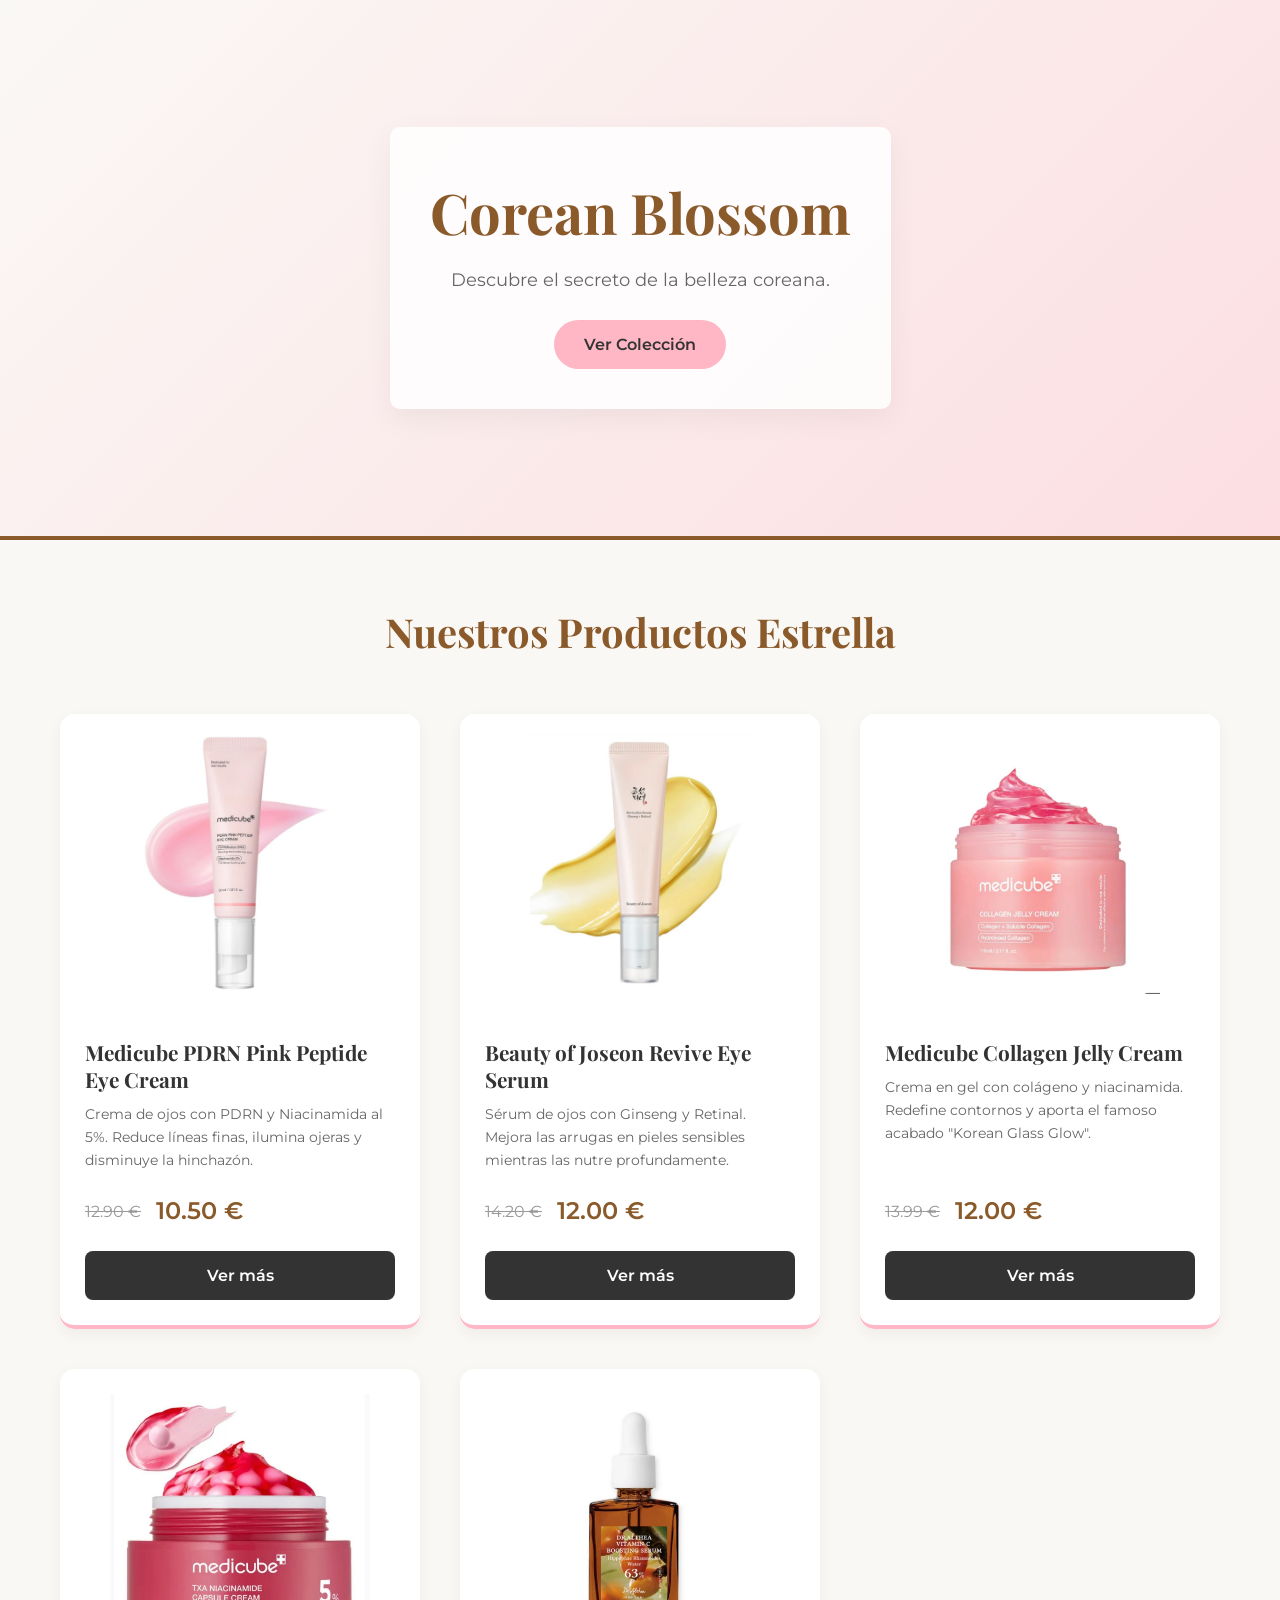
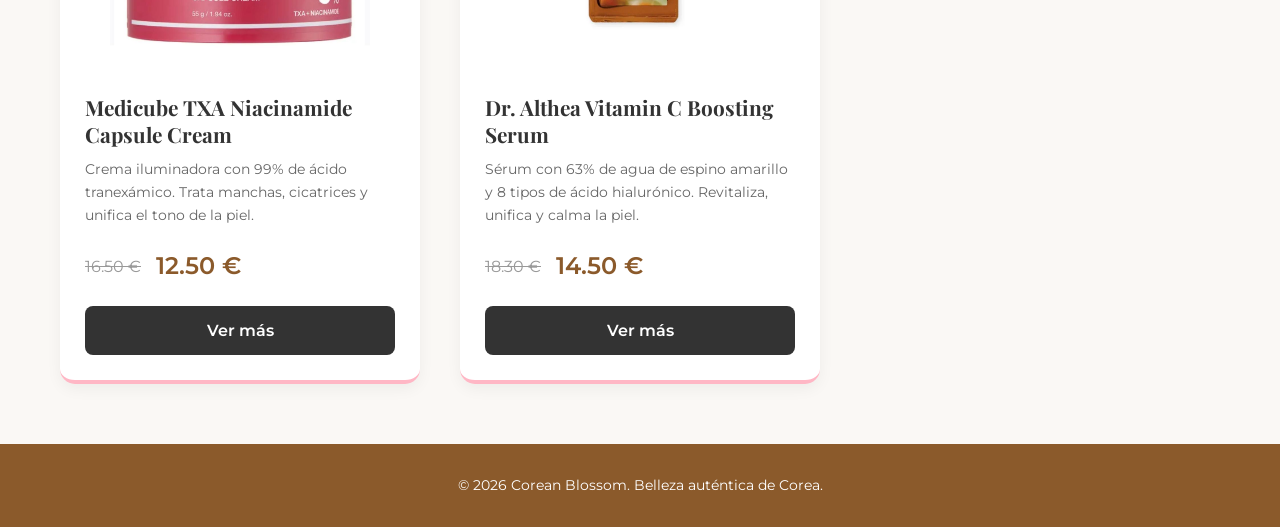
<file: index.html>
<!DOCTYPE html>
<html lang="es">
<head>
    <meta charset="UTF-8">
    <meta name="viewport" content="width=device-width, initial-scale=1.0">
    <title>Corean Blossom | Korean Skincare</title>
    <link rel="stylesheet" href="style.css">
    <link href="https://fonts.googleapis.com/css2?family=Montserrat:wght@300;400;600&family=Playfair+Display:ital,wght@0,600;1,400&display=swap" rel="stylesheet">
</head>
<body>

    <header class="hero">
        <div class="hero-content">
            <h1>Corean Blossom</h1>
            <p>Descubre el secreto de la belleza coreana.</p>
            <a href="#productos" class="btn-primary">Ver Colección</a>
        </div>
    </header>

    <main id="productos" class="container">
        <h2 class="section-title">Nuestros Productos Estrella</h2>
        
        <div class="product-grid">

            <!-- Producto 1 -->
            <article class="product-card">
                <div class="image-container">
                    <img src="images/medicube-eye.jpg" alt="Medicube PDRN Pink Peptide Eye Cream">
                </div>
                <div class="product-info">
                    <h3>Medicube PDRN Pink Peptide Eye Cream</h3>
                    <p class="description">Crema de ojos con PDRN y Niacinamida al 5%. Reduce líneas finas, ilumina ojeras y disminuye la hinchazón.</p>
                    <div class="price-container">
                        <span class="old-price">12.90 €</span>
                        <span class="new-price">10.50 €</span>
                    </div>
                    <a href="product-1.html" class="btn-more">Ver más</a>
                </div>
            </article>

            <!-- Producto 2 -->
            <article class="product-card">
                <div class="image-container">
                    <img src="images/joseon-serum.jpg" alt="Beauty of Joseon Revive Eye Serum">
                </div>
                <div class="product-info">
                    <h3>Beauty of Joseon Revive Eye Serum</h3>
                    <p class="description">Sérum de ojos con Ginseng y Retinal. Mejora las arrugas en pieles sensibles mientras las nutre profundamente.</p>
                    <div class="price-container">
                        <span class="old-price">14.20 €</span>
                        <span class="new-price">12.00 €</span>
                    </div>
                    <a href="product-2.html" class="btn-more">Ver más</a>
                </div>
            </article>

            <!-- Producto 3 -->
            <article class="product-card">
                <div class="image-container">
                    <img src="images/medicube-jelly.jpg" alt="Medicube Collagen Jelly Cream">
                </div>
                <div class="product-info">
                    <h3>Medicube Collagen Jelly Cream</h3>
                    <p class="description">Crema en gel con colágeno y niacinamida. Redefine contornos y aporta el famoso acabado "Korean Glass Glow".</p>
                    <div class="price-container">
                        <span class="old-price">13.99 €</span>
                        <span class="new-price">12.00 €</span>
                    </div>
                    <a href="product-3.html" class="btn-more">Ver más</a>
                </div>
            </article>

            <!-- Producto 4 -->
            <article class="product-card">
                <div class="image-container">
                    <img src="images/medicube-capsule.jpg" alt="Medicube TXA Niacinamide Capsule Cream">
                </div>
                <div class="product-info">
                    <h3>Medicube TXA Niacinamide Capsule Cream</h3>
                    <p class="description">Crema iluminadora con 99% de ácido tranexámico. Trata manchas, cicatrices y unifica el tono de la piel.</p>
                    <div class="price-container">
                        <span class="old-price">16.50 €</span>
                        <span class="new-price">12.50 €</span>
                    </div>
                    <a href="product-4.html" class="btn-more">Ver más</a>
                </div>
            </article>

            <!-- Producto 5 -->
            <article class="product-card">
                <div class="image-container">
                    <img src="images/althea-serum.jpg" alt="Dr. Althea Vitamin C Boosting Serum">
                </div>
                <div class="product-info">
                    <h3>Dr. Althea Vitamin C Boosting Serum</h3>
                    <p class="description">Sérum con 63% de agua de espino amarillo y 8 tipos de ácido hialurónico. Revitaliza, unifica y calma la piel.</p>
                    <div class="price-container">
                        <span class="old-price">18.30 €</span>
                        <span class="new-price">14.50 €</span>
                    </div>
                    <a href="product-5.html" class="btn-more">Ver más</a>
                </div>
            </article>

        </div>
    </main>

    <footer>
        <p>&copy; 2026 Corean Blossom. Belleza auténtica de Corea.</p>
    </footer>

</body>
</html>
</file>
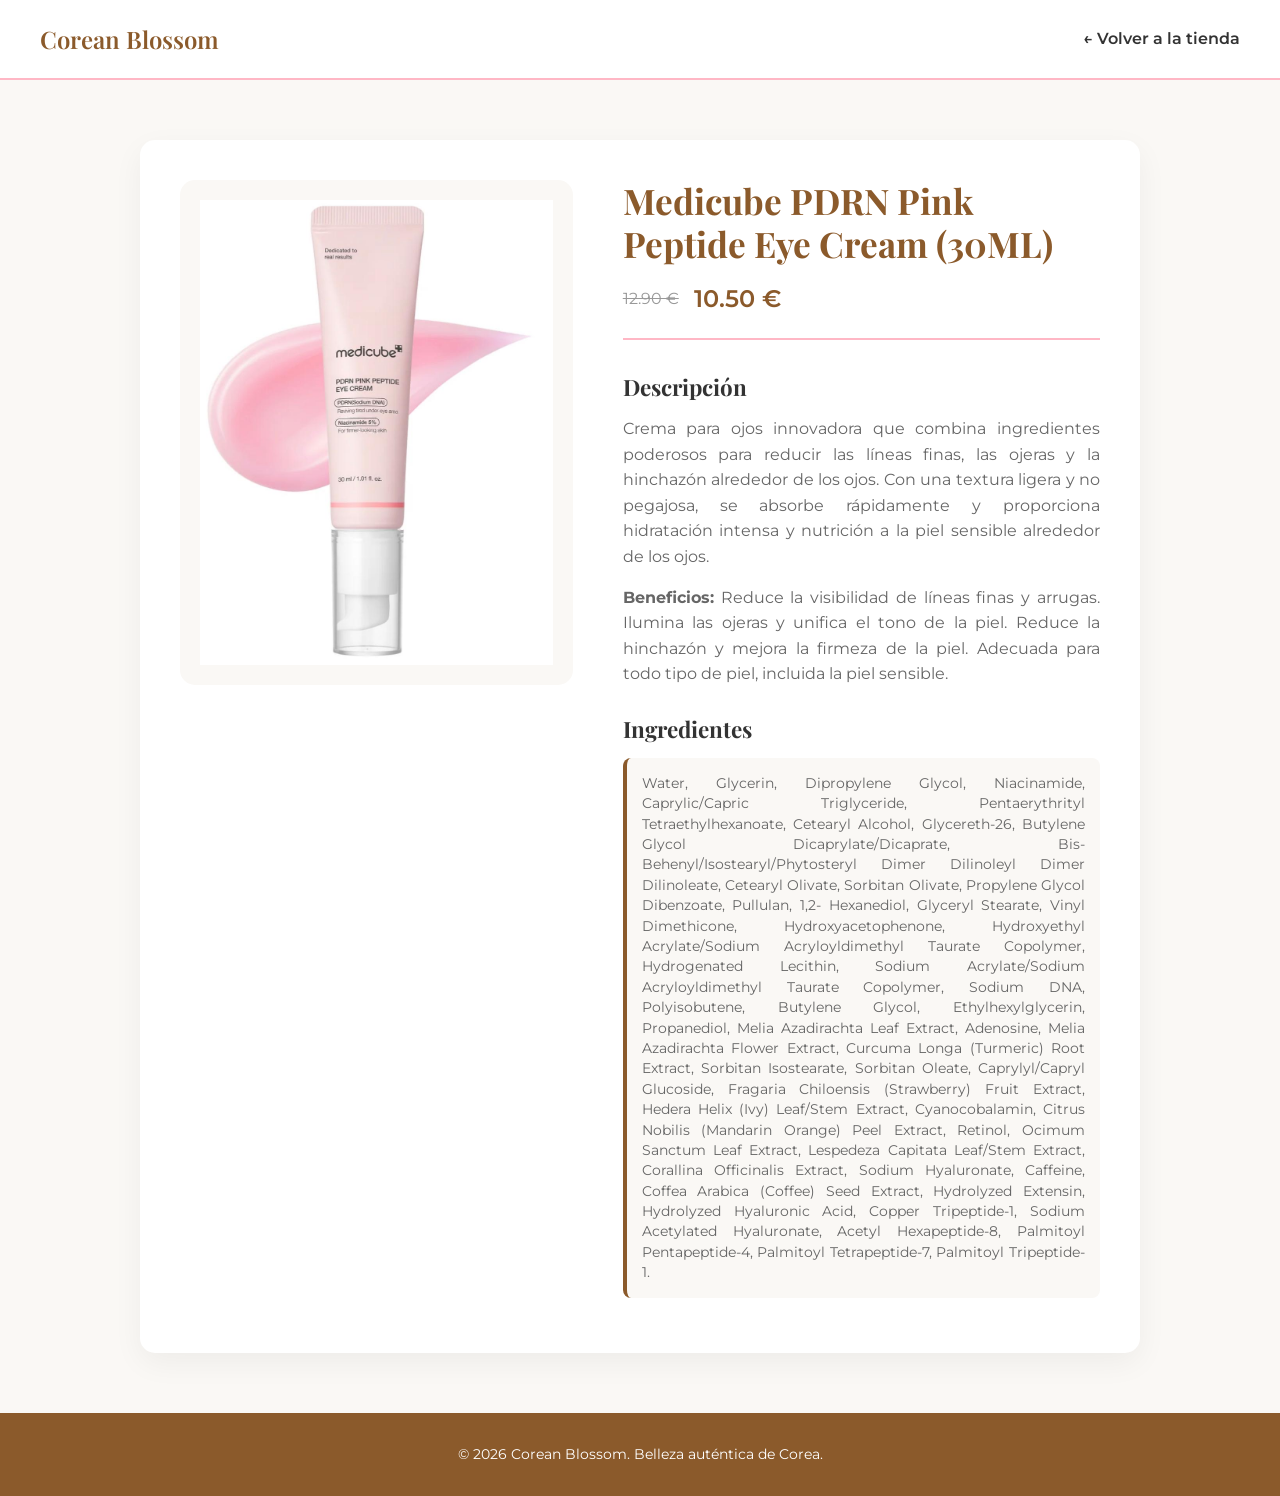
<file: product-1.html>
<!DOCTYPE html>
<html lang="es">
<head>
    <meta charset="UTF-8">
    <meta name="viewport" content="width=device-width, initial-scale=1.0">
    <title>Medicube PDRN Pink Peptide Eye Cream | Corean Blossom</title>
    <link rel="stylesheet" href="style.css">
    <link href="https://fonts.googleapis.com/css2?family=Montserrat:wght@300;400;600&family=Playfair+Display:ital,wght@0,600;1,400&display=swap" rel="stylesheet">
</head>
<body>
    <header class="simple-header">
        <a href="index.html" class="logo">Corean Blossom</a>
        <a href="index.html" class="btn-back">← Volver a la tienda</a>
    </header>
    <main class="product-detail-container">
        <div class="detail-image">
            <img src="images/medicube-eye.jpg" alt="Medicube PDRN Pink Peptide Eye Cream">
        </div>
        <div class="detail-info">
            <h1>Medicube PDRN Pink Peptide Eye Cream (30ML)</h1>
            <div class="detail-price">
                <span class="old-price">12.90 €</span>
                <span class="new-price">10.50 €</span>
            </div>
            <h2>Descripción</h2>
            <p>Crema para ojos innovadora que combina ingredientes poderosos para reducir las líneas finas, las ojeras y la hinchazón alrededor de los ojos. Con una textura ligera y no pegajosa, se absorbe rápidamente y proporciona hidratación intensa y nutrición a la piel sensible alrededor de los ojos.</p>
            <p><strong>Beneficios:</strong> Reduce la visibilidad de líneas finas y arrugas. Ilumina las ojeras y unifica el tono de la piel. Reduce la hinchazón y mejora la firmeza de la piel. Adecuada para todo tipo de piel, incluida la piel sensible.</p>
            
            <h2>Ingredientes</h2>
            <p class="ingredients-text">Water, Glycerin, Dipropylene Glycol, Niacinamide, Caprylic/Capric Triglyceride, Pentaerythrityl Tetraethylhexanoate, Cetearyl Alcohol, Glycereth-26, Butylene Glycol Dicaprylate/Dicaprate, Bis-Behenyl/Isostearyl/Phytosteryl Dimer Dilinoleyl Dimer Dilinoleate, Cetearyl Olivate, Sorbitan Olivate, Propylene Glycol Dibenzoate, Pullulan, 1,2- Hexanediol, Glyceryl Stearate, Vinyl Dimethicone, Hydroxyacetophenone, Hydroxyethyl Acrylate/Sodium Acryloyldimethyl Taurate Copolymer, Hydrogenated Lecithin, Sodium Acrylate/Sodium Acryloyldimethyl Taurate Copolymer, Sodium DNA, Polyisobutene, Butylene Glycol, Ethylhexylglycerin, Propanediol, Melia Azadirachta Leaf Extract, Adenosine, Melia Azadirachta Flower Extract, Curcuma Longa (Turmeric) Root Extract, Sorbitan Isostearate, Sorbitan Oleate, Caprylyl/Capryl Glucoside, Fragaria Chiloensis (Strawberry) Fruit Extract, Hedera Helix (Ivy) Leaf/Stem Extract, Cyanocobalamin, Citrus Nobilis (Mandarin Orange) Peel Extract, Retinol, Ocimum Sanctum Leaf Extract, Lespedeza Capitata Leaf/Stem Extract, Corallina Officinalis Extract, Sodium Hyaluronate, Caffeine, Coffea Arabica (Coffee) Seed Extract, Hydrolyzed Extensin, Hydrolyzed Hyaluronic Acid, Copper Tripeptide-1, Sodium Acetylated Hyaluronate, Acetyl Hexapeptide-8, Palmitoyl Pentapeptide-4, Palmitoyl Tetrapeptide-7, Palmitoyl Tripeptide-1.</p>
        </div>
    </main>
    <footer><p>&copy; 2026 Corean Blossom. Belleza auténtica de Corea.</p></footer>
</body>
</html>
</file>
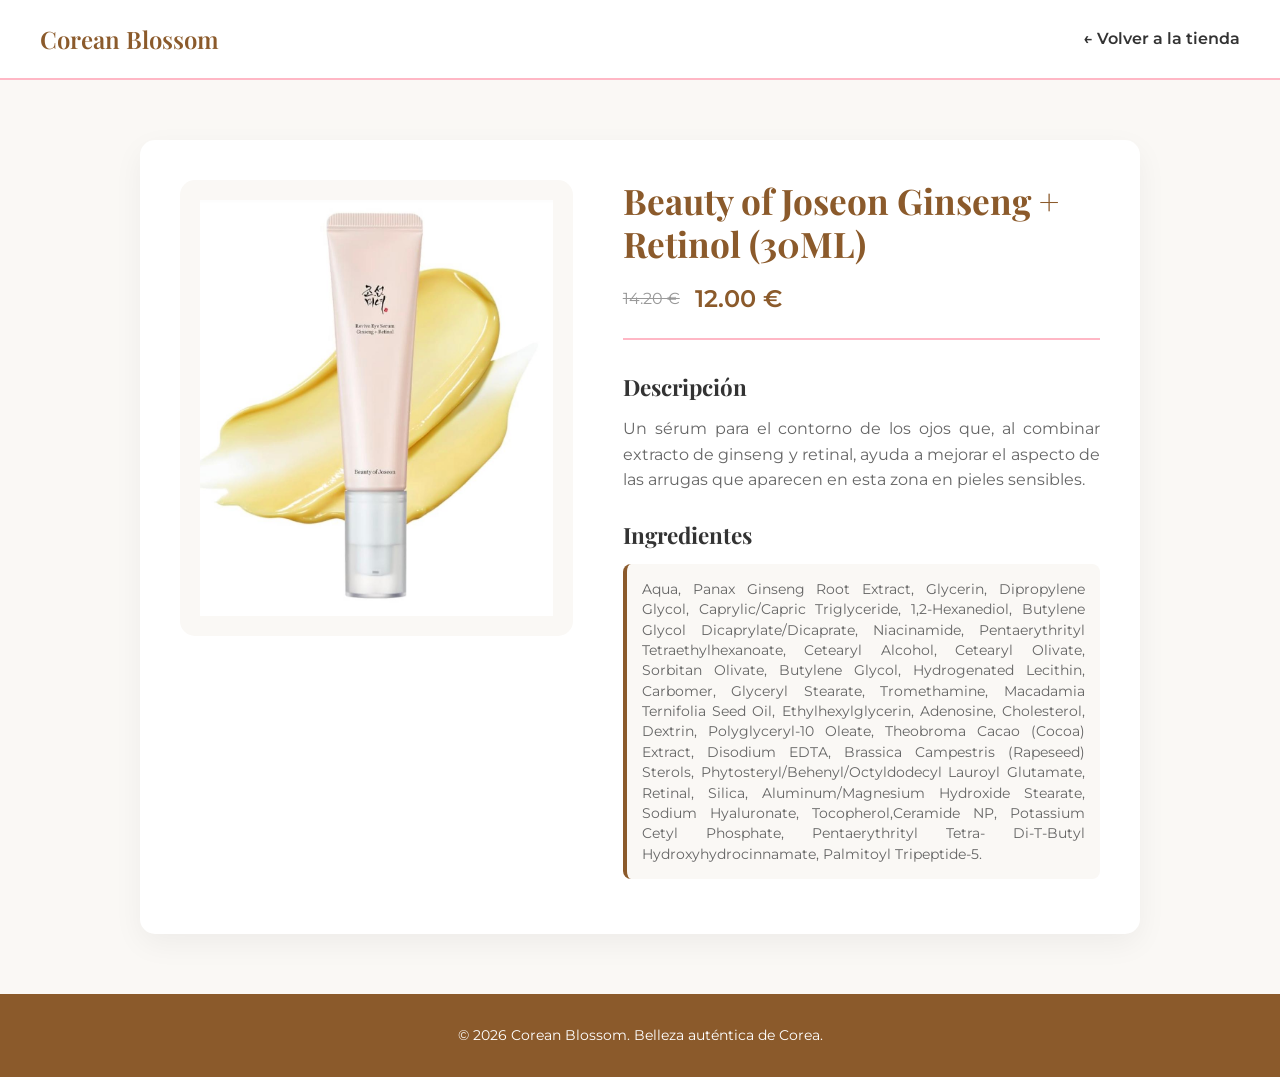
<file: product-2.html>
<!DOCTYPE html>
<html lang="es">
<head>
    <meta charset="UTF-8">
    <meta name="viewport" content="width=device-width, initial-scale=1.0">
    <title>Beauty of Joseon Revive Eye Serum | Corean Blossom</title>
    <link rel="stylesheet" href="style.css">
    <link href="https://fonts.googleapis.com/css2?family=Montserrat:wght@300;400;600&family=Playfair+Display:ital,wght@0,600;1,400&display=swap" rel="stylesheet">
</head>
<body>
    <header class="simple-header">
        <a href="index.html" class="logo">Corean Blossom</a>
        <a href="index.html" class="btn-back">← Volver a la tienda</a>
    </header>
    <main class="product-detail-container">
        <div class="detail-image">
            <img src="images/joseon-serum.jpg" alt="Beauty of Joseon Revive Eye Serum">
        </div>
        <div class="detail-info">
            <h1>Beauty of Joseon Ginseng + Retinol (30ML)</h1>
            <div class="detail-price">
                <span class="old-price">14.20 €</span>
                <span class="new-price">12.00 €</span>
            </div>
            <h2>Descripción</h2>
            <p>Un sérum para el contorno de los ojos que, al combinar extracto de ginseng y retinal, ayuda a mejorar el aspecto de las arrugas que aparecen en esta zona en pieles sensibles.</p>
            
            <h2>Ingredientes</h2>
            <p class="ingredients-text">Aqua, Panax Ginseng Root Extract, Glycerin, Dipropylene Glycol, Caprylic/Capric Triglyceride, 1,2-Hexanediol, Butylene Glycol Dicaprylate/Dicaprate, Niacinamide, Pentaerythrityl Tetraethylhexanoate, Cetearyl Alcohol, Cetearyl Olivate, Sorbitan Olivate, Butylene Glycol, Hydrogenated Lecithin, Carbomer, Glyceryl Stearate, Tromethamine, Macadamia Ternifolia Seed Oil, Ethylhexylglycerin, Adenosine, Cholesterol, Dextrin, Polyglyceryl-10 Oleate, Theobroma Cacao (Cocoa) Extract, Disodium EDTA, Brassica Campestris (Rapeseed) Sterols, Phytosteryl/Behenyl/Octyldodecyl Lauroyl Glutamate, Retinal, Silica, Aluminum/Magnesium Hydroxide Stearate, Sodium Hyaluronate, Tocopherol,Ceramide NP, Potassium Cetyl Phosphate, Pentaerythrityl Tetra- Di-T-Butyl Hydroxyhydrocinnamate, Palmitoyl Tripeptide-5.</p>
        </div>
    </main>
    <footer><p>&copy; 2026 Corean Blossom. Belleza auténtica de Corea.</p></footer>
</body>
</html>
</file>
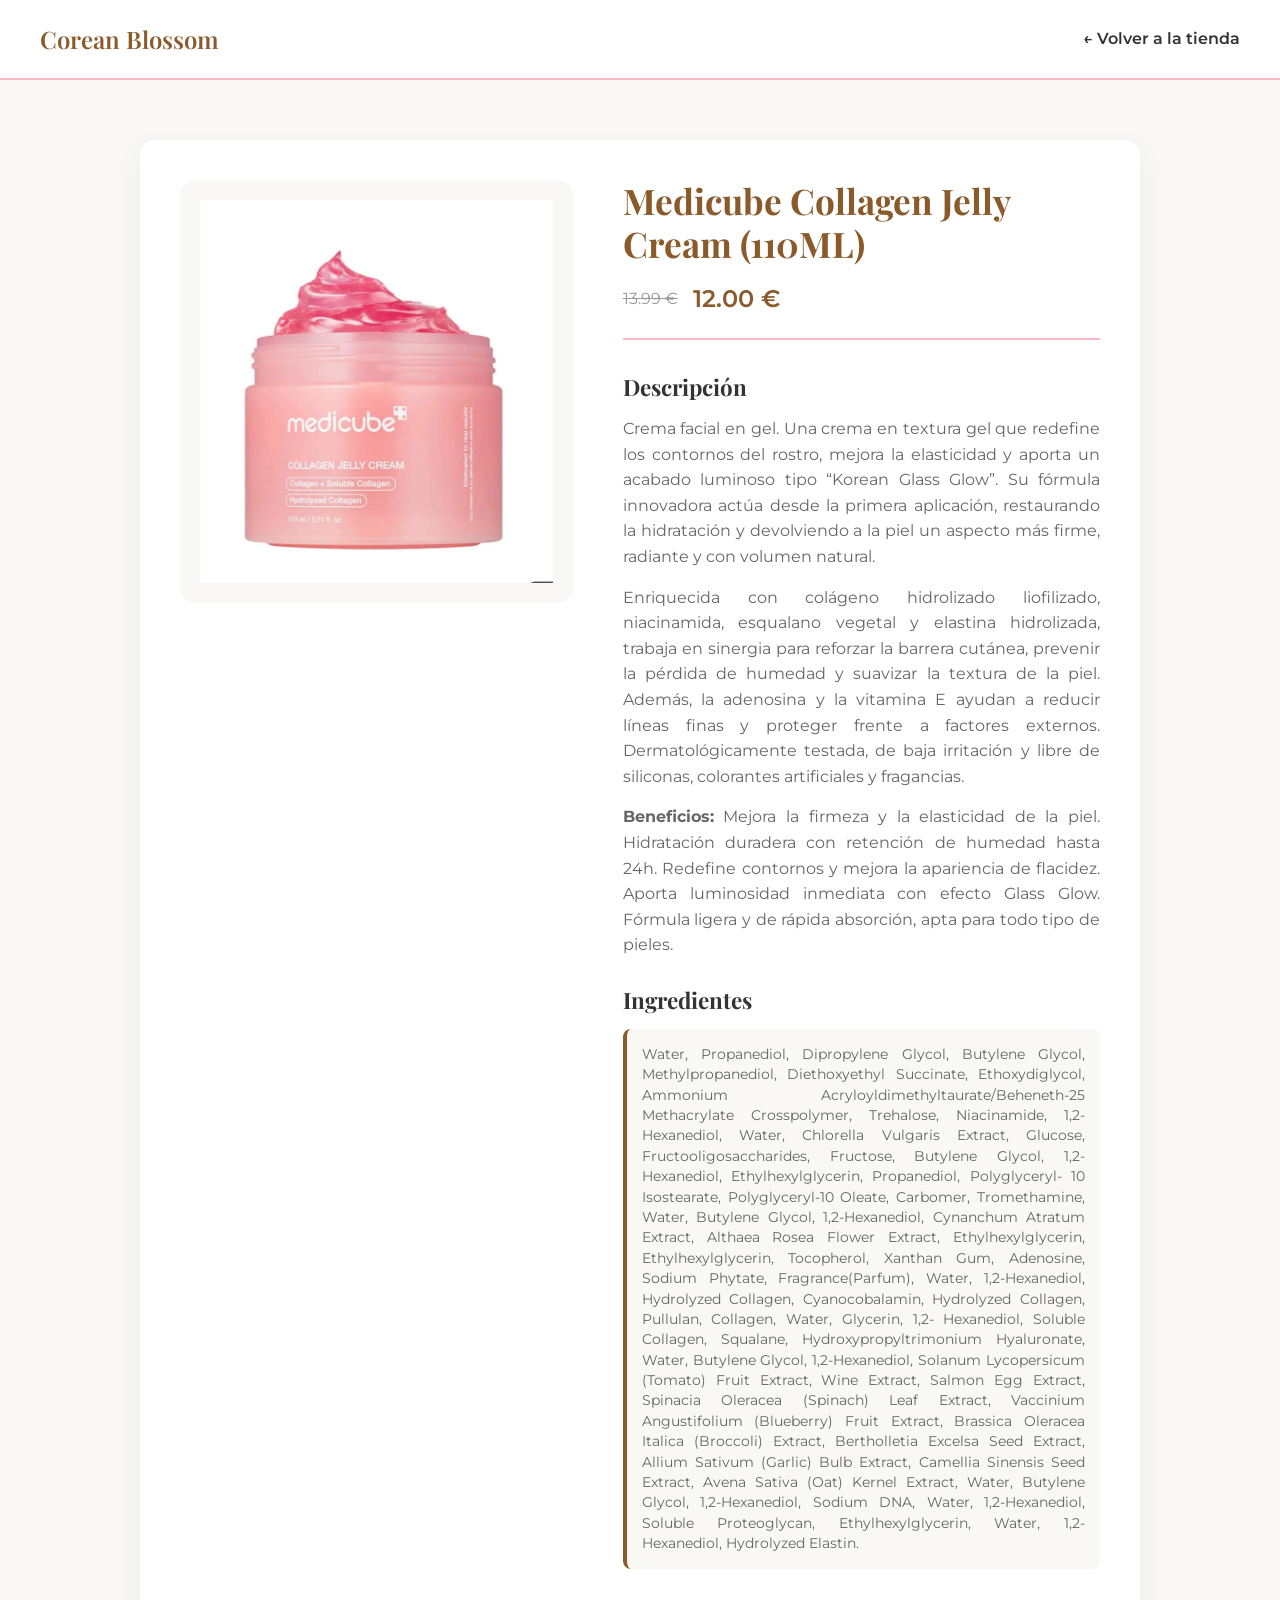
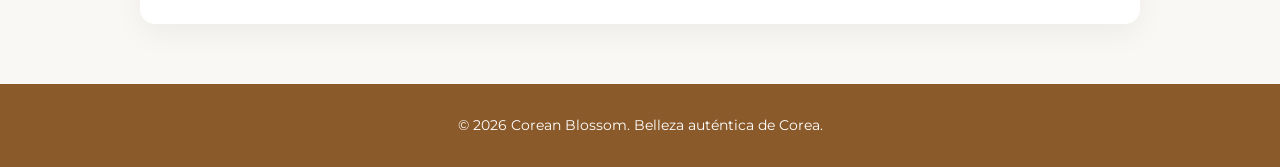
<file: product-3.html>
<!DOCTYPE html>
<html lang="es">
<head>
    <meta charset="UTF-8">
    <meta name="viewport" content="width=device-width, initial-scale=1.0">
    <title>Medicube Collagen Jelly Cream | Corean Blossom</title>
    <link rel="stylesheet" href="style.css">
    <link href="https://fonts.googleapis.com/css2?family=Montserrat:wght@300;400;600&family=Playfair+Display:ital,wght@0,600;1,400&display=swap" rel="stylesheet">
</head>
<body>
    <header class="simple-header">
        <a href="index.html" class="logo">Corean Blossom</a>
        <a href="index.html" class="btn-back">← Volver a la tienda</a>
    </header>
    <main class="product-detail-container">
        <div class="detail-image">
            <img src="images/medicube-jelly.jpg" alt="Medicube Collagen Jelly Cream">
        </div>
        <div class="detail-info">
            <h1>Medicube Collagen Jelly Cream (110ML)</h1>
            <div class="detail-price">
                <span class="old-price">13.99 €</span>
                <span class="new-price">12.00 €</span>
            </div>
            <h2>Descripción</h2>
            <p>Crema facial en gel. Una crema en textura gel que redefine los contornos del rostro, mejora la elasticidad y aporta un acabado luminoso tipo “Korean Glass Glow”. Su fórmula innovadora actúa desde la primera aplicación, restaurando la hidratación y devolviendo a la piel un aspecto más firme, radiante y con volumen natural.</p>
            <p>Enriquecida con colágeno hidrolizado liofilizado, niacinamida, esqualano vegetal y elastina hidrolizada, trabaja en sinergia para reforzar la barrera cutánea, prevenir la pérdida de humedad y suavizar la textura de la piel. Además, la adenosina y la vitamina E ayudan a reducir líneas finas y proteger frente a factores externos. Dermatológicamente testada, de baja irritación y libre de siliconas, colorantes artificiales y fragancias.</p>
            <p><strong>Beneficios:</strong> Mejora la firmeza y la elasticidad de la piel. Hidratación duradera con retención de humedad hasta 24h. Redefine contornos y mejora la apariencia de flacidez. Aporta luminosidad inmediata con efecto Glass Glow. Fórmula ligera y de rápida absorción, apta para todo tipo de pieles.</p>
            
            <h2>Ingredientes</h2>
            <p class="ingredients-text">Water, Propanediol, Dipropylene Glycol, Butylene Glycol, Methylpropanediol, Diethoxyethyl Succinate, Ethoxydiglycol, Ammonium Acryloyldimethyltaurate/Beheneth-25 Methacrylate Crosspolymer, Trehalose, Niacinamide, 1,2-Hexanediol, Water, Chlorella Vulgaris Extract, Glucose, Fructooligosaccharides, Fructose, Butylene Glycol, 1,2-Hexanediol, Ethylhexylglycerin, Propanediol, Polyglyceryl- 10 Isostearate, Polyglyceryl-10 Oleate, Carbomer, Tromethamine, Water, Butylene Glycol, 1,2-Hexanediol, Cynanchum Atratum Extract, Althaea Rosea Flower Extract, Ethylhexylglycerin, Ethylhexylglycerin, Tocopherol, Xanthan Gum, Adenosine, Sodium Phytate, Fragrance(Parfum), Water, 1,2-Hexanediol, Hydrolyzed Collagen, Cyanocobalamin, Hydrolyzed Collagen, Pullulan, Collagen, Water, Glycerin, 1,2- Hexanediol, Soluble Collagen, Squalane, Hydroxypropyltrimonium Hyaluronate, Water, Butylene Glycol, 1,2-Hexanediol, Solanum Lycopersicum (Tomato) Fruit Extract, Wine Extract, Salmon Egg Extract, Spinacia Oleracea (Spinach) Leaf Extract, Vaccinium Angustifolium (Blueberry) Fruit Extract, Brassica Oleracea Italica (Broccoli) Extract, Bertholletia Excelsa Seed Extract, Allium Sativum (Garlic) Bulb Extract, Camellia Sinensis Seed Extract, Avena Sativa (Oat) Kernel Extract, Water, Butylene Glycol, 1,2-Hexanediol, Sodium DNA, Water, 1,2-Hexanediol, Soluble Proteoglycan, Ethylhexylglycerin, Water, 1,2-Hexanediol, Hydrolyzed Elastin.</p>
        </div>
    </main>
    <footer><p>&copy; 2026 Corean Blossom. Belleza auténtica de Corea.</p></footer>
</body>
</html>
</file>
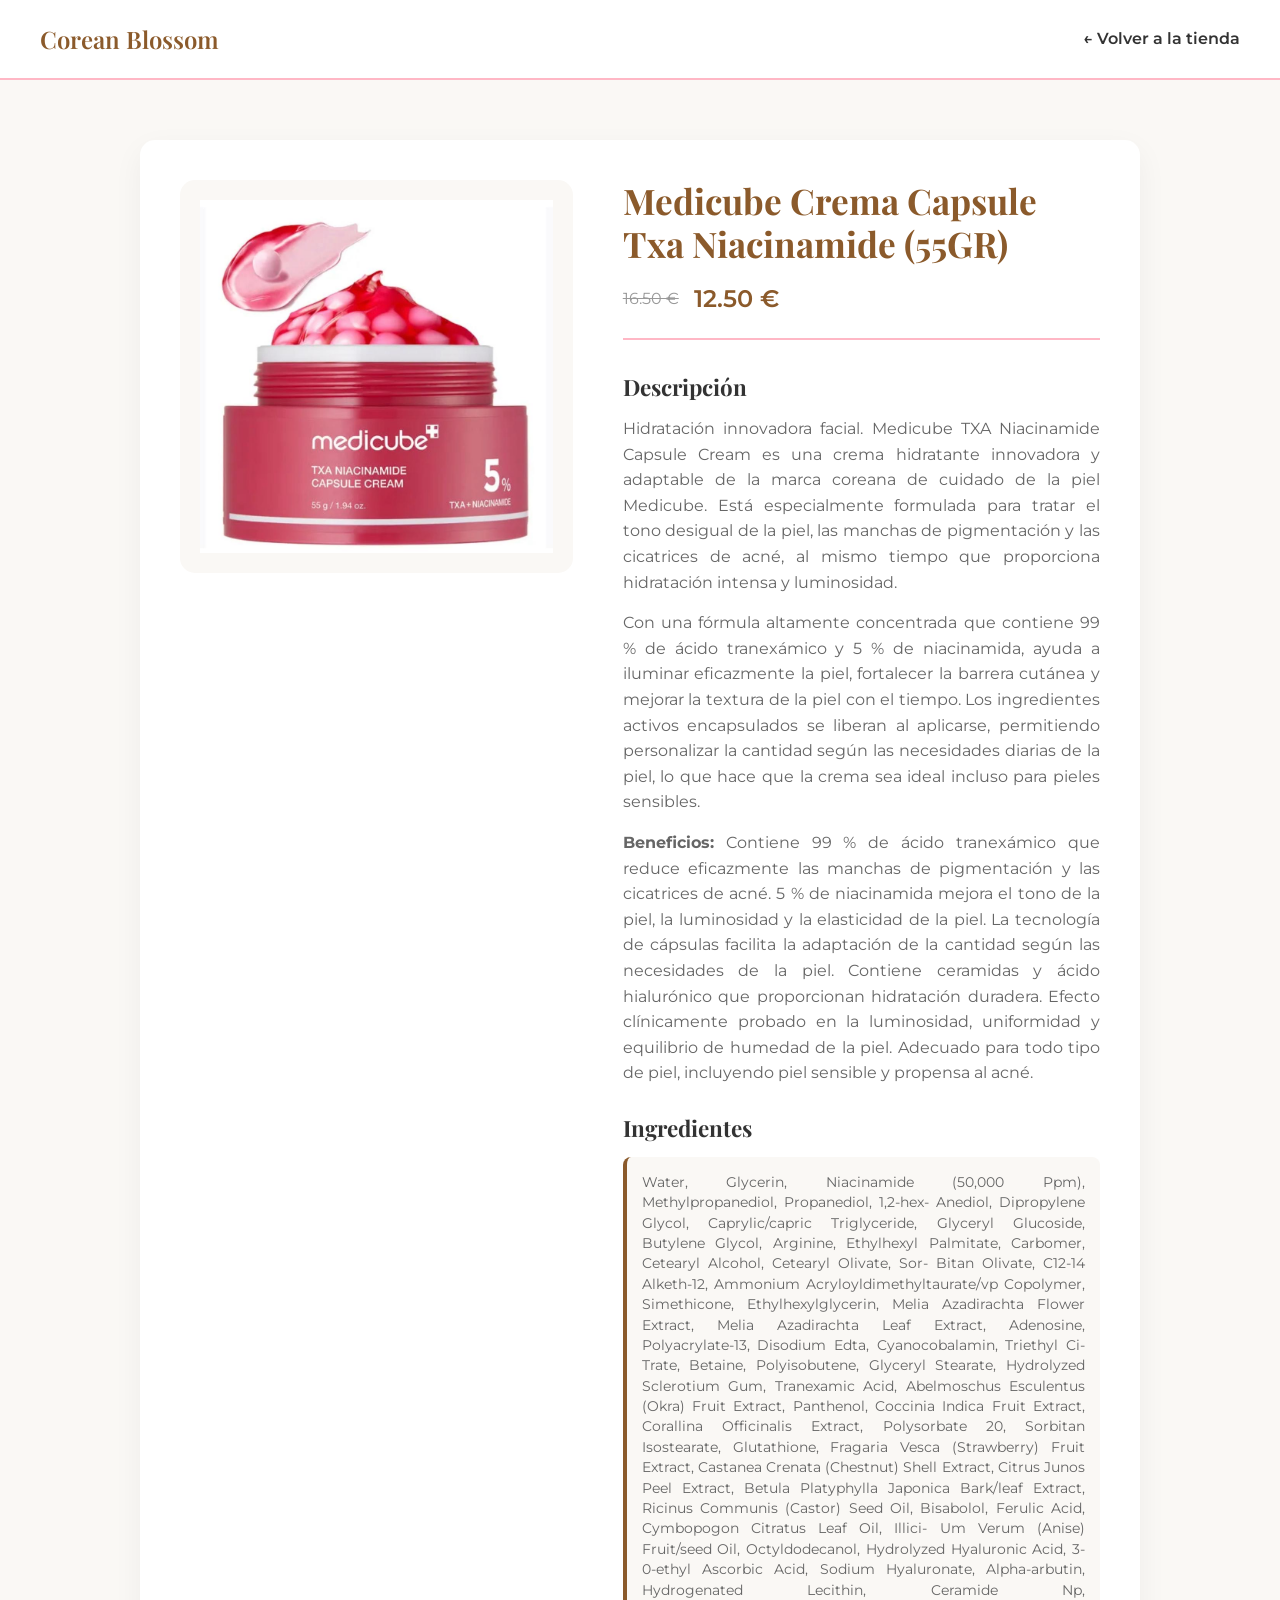
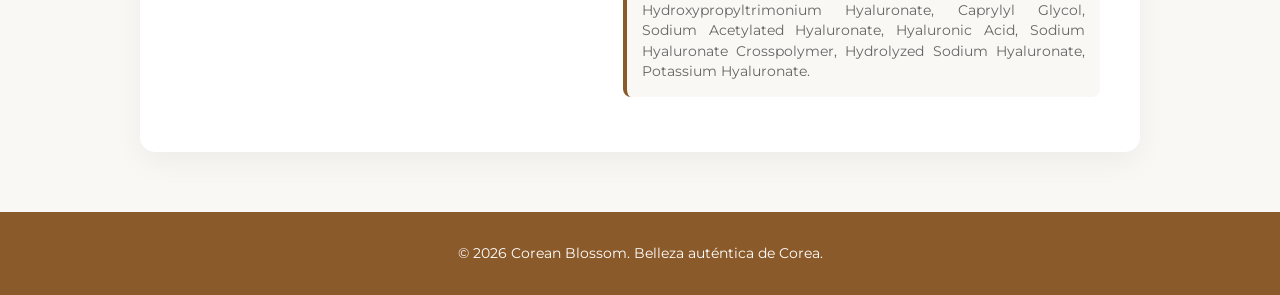
<file: product-4.html>
<!DOCTYPE html>
<html lang="es">
<head>
    <meta charset="UTF-8">
    <meta name="viewport" content="width=device-width, initial-scale=1.0">
    <title>Medicube TXA Capsule Cream | Corean Blossom</title>
    <link rel="stylesheet" href="style.css">
    <link href="https://fonts.googleapis.com/css2?family=Montserrat:wght@300;400;600&family=Playfair+Display:ital,wght@0,600;1,400&display=swap" rel="stylesheet">
</head>
<body>
    <header class="simple-header">
        <a href="index.html" class="logo">Corean Blossom</a>
        <a href="index.html" class="btn-back">← Volver a la tienda</a>
    </header>
    <main class="product-detail-container">
        <div class="detail-image">
            <img src="images/medicube-capsule.jpg" alt="Medicube TXA Niacinamide Capsule Cream">
        </div>
        <div class="detail-info">
            <h1>Medicube Crema Capsule Txa Niacinamide (55GR)</h1>
            <div class="detail-price">
                <span class="old-price">16.50 €</span>
                <span class="new-price">12.50 €</span>
            </div>
            <h2>Descripción</h2>
            <p>Hidratación innovadora facial. Medicube TXA Niacinamide Capsule Cream es una crema hidratante innovadora y adaptable de la marca coreana de cuidado de la piel Medicube. Está especialmente formulada para tratar el tono desigual de la piel, las manchas de pigmentación y las cicatrices de acné, al mismo tiempo que proporciona hidratación intensa y luminosidad.</p>
            <p>Con una fórmula altamente concentrada que contiene 99 % de ácido tranexámico y 5 % de niacinamida, ayuda a iluminar eficazmente la piel, fortalecer la barrera cutánea y mejorar la textura de la piel con el tiempo. Los ingredientes activos encapsulados se liberan al aplicarse, permitiendo personalizar la cantidad según las necesidades diarias de la piel, lo que hace que la crema sea ideal incluso para pieles sensibles.</p>
            <p><strong>Beneficios:</strong> Contiene 99 % de ácido tranexámico que reduce eficazmente las manchas de pigmentación y las cicatrices de acné. 5 % de niacinamida mejora el tono de la piel, la luminosidad y la elasticidad de la piel. La tecnología de cápsulas facilita la adaptación de la cantidad según las necesidades de la piel. Contiene ceramidas y ácido hialurónico que proporcionan hidratación duradera. Efecto clínicamente probado en la luminosidad, uniformidad y equilibrio de humedad de la piel. Adecuado para todo tipo de piel, incluyendo piel sensible y propensa al acné.</p>
            
            <h2>Ingredientes</h2>
            <p class="ingredients-text">Water, Glycerin, Niacinamide (50,000 Ppm), Methylpropanediol, Propanediol, 1,2-hex- Anediol, Dipropylene Glycol, Caprylic/capric Triglyceride, Glyceryl Glucoside, Butylene Glycol, Arginine, Ethylhexyl Palmitate, Carbomer, Cetearyl Alcohol, Cetearyl Olivate, Sor- Bitan Olivate, C12-14 Alketh-12, Ammonium Acryloyldimethyltaurate/vp Copolymer, Simethicone, Ethylhexylglycerin, Melia Azadirachta Flower Extract, Melia Azadirachta Leaf Extract, Adenosine, Polyacrylate-13, Disodium Edta, Cyanocobalamin, Triethyl Ci- Trate, Betaine, Polyisobutene, Glyceryl Stearate, Hydrolyzed Sclerotium Gum, Tranexamic Acid, Abelmoschus Esculentus (Okra) Fruit Extract, Panthenol, Coccinia Indica Fruit Extract, Corallina Officinalis Extract, Polysorbate 20, Sorbitan Isostearate, Glutathione, Fragaria Vesca (Strawberry) Fruit Extract, Castanea Crenata (Chestnut) Shell Extract, Citrus Junos Peel Extract, Betula Platyphylla Japonica Bark/leaf Extract, Ricinus Communis (Castor) Seed Oil, Bisabolol, Ferulic Acid, Cymbopogon Citratus Leaf Oil, Illici- Um Verum (Anise) Fruit/seed Oil, Octyldodecanol, Hydrolyzed Hyaluronic Acid, 3-0-ethyl Ascorbic Acid, Sodium Hyaluronate, Alpha-arbutin, Hydrogenated Lecithin, Ceramide Np, Hydroxypropyltrimonium Hyaluronate, Caprylyl Glycol, Sodium Acetylated Hyaluronate, Hyaluronic Acid, Sodium Hyaluronate Crosspolymer, Hydrolyzed Sodium Hyaluronate, Potassium Hyaluronate.</p>
        </div>
    </main>
    <footer><p>&copy; 2026 Corean Blossom. Belleza auténtica de Corea.</p></footer>
</body>
</html>
</file>
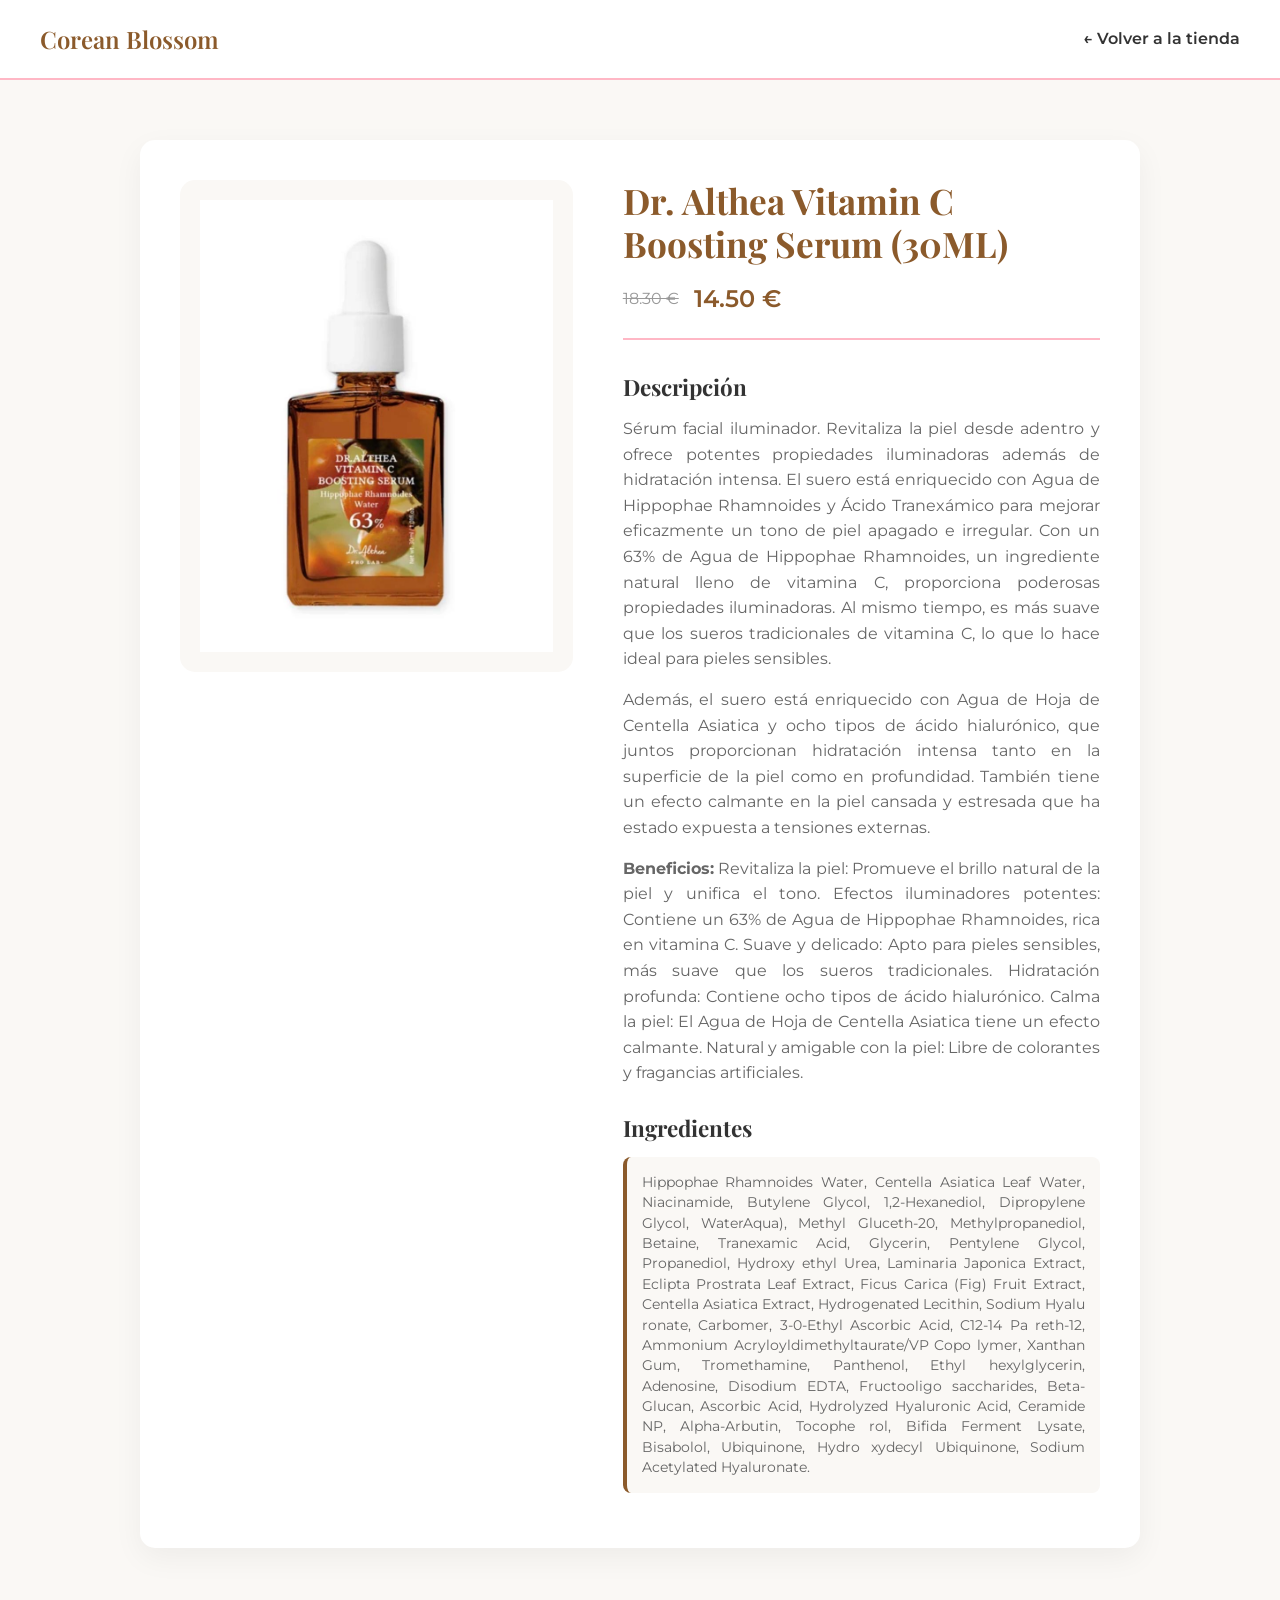
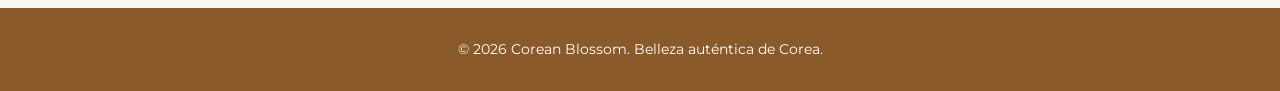
<file: product-5.html>
<!DOCTYPE html>
<html lang="es">
<head>
    <meta charset="UTF-8">
    <meta name="viewport" content="width=device-width, initial-scale=1.0">
    <title>Dr. Althea Vitamin C Serum | Corean Blossom</title>
    <link rel="stylesheet" href="style.css">
    <link href="https://fonts.googleapis.com/css2?family=Montserrat:wght@300;400;600&family=Playfair+Display:ital,wght@0,600;1,400&display=swap" rel="stylesheet">
</head>
<body>
    <header class="simple-header">
        <a href="index.html" class="logo">Corean Blossom</a>
        <a href="index.html" class="btn-back">← Volver a la tienda</a>
    </header>
    <main class="product-detail-container">
        <div class="detail-image">
            <img src="images/althea-serum.jpg" alt="Dr. Althea Vitamin C Boosting Serum">
        </div>
        <div class="detail-info">
            <h1>Dr. Althea Vitamin C Boosting Serum (30ML)</h1>
            <div class="detail-price">
                <span class="old-price">18.30 €</span>
                <span class="new-price">14.50 €</span>
            </div>
            <h2>Descripción</h2>
            <p>Sérum facial iluminador. Revitaliza la piel desde adentro y ofrece potentes propiedades iluminadoras además de hidratación intensa. El suero está enriquecido con Agua de Hippophae Rhamnoides y Ácido Tranexámico para mejorar eficazmente un tono de piel apagado e irregular. Con un 63% de Agua de Hippophae Rhamnoides, un ingrediente natural lleno de vitamina C, proporciona poderosas propiedades iluminadoras. Al mismo tiempo, es más suave que los sueros tradicionales de vitamina C, lo que lo hace ideal para pieles sensibles.</p>
            <p>Además, el suero está enriquecido con Agua de Hoja de Centella Asiatica y ocho tipos de ácido hialurónico, que juntos proporcionan hidratación intensa tanto en la superficie de la piel como en profundidad. También tiene un efecto calmante en la piel cansada y estresada que ha estado expuesta a tensiones externas.</p>
            <p><strong>Beneficios:</strong> Revitaliza la piel: Promueve el brillo natural de la piel y unifica el tono. Efectos iluminadores potentes: Contiene un 63% de Agua de Hippophae Rhamnoides, rica en vitamina C. Suave y delicado: Apto para pieles sensibles, más suave que los sueros tradicionales. Hidratación profunda: Contiene ocho tipos de ácido hialurónico. Calma la piel: El Agua de Hoja de Centella Asiatica tiene un efecto calmante. Natural y amigable con la piel: Libre de colorantes y fragancias artificiales.</p>
            
            <h2>Ingredientes</h2>
            <p class="ingredients-text">Hippophae Rhamnoides Water, Centella Asiatica Leaf Water, Niacinamide, Butylene Glycol, 1,2-Hexanediol, Dipropylene Glycol, WaterAqua), Methyl Gluceth-20, Methylpropanediol, Betaine, Tranexamic Acid, Glycerin, Pentylene Glycol, Propanediol, Hydroxy ethyl Urea, Laminaria Japonica Extract, Eclipta Prostrata Leaf Extract, Ficus Carica (Fig) Fruit Extract, Centella Asiatica Extract, Hydrogenated Lecithin, Sodium Hyalu ronate, Carbomer, 3-0-Ethyl Ascorbic Acid, C12-14 Pa reth-12, Ammonium Acryloyldimethyltaurate/VP Copo lymer, Xanthan Gum, Tromethamine, Panthenol, Ethyl hexylglycerin, Adenosine, Disodium EDTA, Fructooligo saccharides, Beta-Glucan, Ascorbic Acid, Hydrolyzed Hyaluronic Acid, Ceramide NP, Alpha-Arbutin, Tocophe rol, Bifida Ferment Lysate, Bisabolol, Ubiquinone, Hydro xydecyl Ubiquinone, Sodium Acetylated Hyaluronate.</p>
        </div>
    </main>
    <footer><p>&copy; 2026 Corean Blossom. Belleza auténtica de Corea.</p></footer>
</body>
</html>
</file>
<file: style.css>
/* --- Variables de Color --- */
:root {
    --bg-color: #faf8f5;
    --wood-color: #8b5a2b;
    --cherry-blossom: #ffb7c5;
    --cherry-dark: #e89ca8;
    --text-main: #333333;
    --text-light: #666666;
    --white: #ffffff;
}

/* --- Reset y Base --- */
* { margin: 0; padding: 0; box-sizing: border-box; }
body { font-family: 'Montserrat', sans-serif; background-color: var(--bg-color); color: var(--text-main); line-height: 1.6; }
h1, h2, h3 { font-family: 'Playfair Display', serif; }

/* --- Hero (Página Principal) --- */
.hero {
    background: linear-gradient(135deg, rgba(250, 248, 245, 0.9) 0%, rgba(255, 183, 197, 0.4) 100%), url('https://images.unsplash.com/photo-1522383225653-ed111181a951?ixlib=rb-4.0.3&auto=format&fit=crop&w=1920&q=80') center/cover;
    height: 60vh; display: flex; align-items: center; justify-content: center; text-align: center; padding: 20px; border-bottom: 4px solid var(--wood-color);
}
.hero-content { background-color: rgba(255, 255, 255, 0.85); padding: 40px; border-radius: 10px; box-shadow: 0 10px 30px rgba(0,0,0,0.05); max-width: 700px; }
.hero h1 { font-size: 3.5rem; color: var(--wood-color); margin-bottom: 10px; }
.hero p { font-size: 1.1rem; color: var(--text-light); margin-bottom: 25px; }
.btn-primary { display: inline-block; background-color: var(--cherry-blossom); color: var(--text-main); padding: 12px 30px; text-decoration: none; border-radius: 30px; font-weight: 600; transition: all 0.3s ease; }
.btn-primary:hover { background-color: var(--cherry-dark); transform: translateY(-3px); }

/* --- Grid de Productos (Página Principal) --- */
.container { max-width: 1200px; margin: 60px auto; padding: 0 20px; }
.section-title { text-align: center; font-size: 2.5rem; color: var(--wood-color); margin-bottom: 50px; }
.product-grid { display: grid; grid-template-columns: repeat(auto-fit, minmax(300px, 1fr)); gap: 40px; }

.product-card { background-color: var(--white); border-radius: 15px; overflow: hidden; box-shadow: 0 5px 15px rgba(0,0,0,0.05); transition: transform 0.3s ease, box-shadow 0.3s ease; border-bottom: 4px solid var(--cherry-blossom); display: flex; flex-direction: column; }
.product-card:hover { transform: translateY(-10px); box-shadow: 0 15px 30px rgba(139, 90, 43, 0.15); }
.image-container { height: 300px; padding: 20px; display: flex; align-items: center; justify-content: center; background-color: #fff; }
.image-container img { max-height: 100%; max-width: 100%; object-fit: contain; transition: transform 0.4s ease; }
.product-card:hover .image-container img { transform: scale(1.08); }
.product-info { padding: 25px; flex-grow: 1; display: flex; flex-direction: column; }
.product-info h3 { font-size: 1.3rem; color: var(--text-main); margin-bottom: 10px; line-height: 1.3; }
.description { font-size: 0.9rem; color: var(--text-light); margin-bottom: 20px; flex-grow: 1; }
.price-container { display: flex; align-items: center; gap: 15px; margin-bottom: 20px; }
.old-price { text-decoration: line-through; color: #999; font-size: 1rem; }
.new-price { font-size: 1.5rem; font-weight: 600; color: var(--wood-color); }

/* --- Botón Ver Más --- */
.btn-more {
    display: block;
    text-align: center;
    width: 100%;
    background-color: var(--text-main);
    color: var(--white);
    text-decoration: none;
    padding: 12px;
    font-family: 'Montserrat', sans-serif;
    font-weight: 600;
    border-radius: 8px;
    transition: background-color 0.3s ease;
}
.btn-more:hover { background-color: var(--wood-color); }

/* ========================================== */
/* --- ESTILOS DE LA PÁGINA DE PRODUCTO --- */
/* ========================================== */

/* Cabecera simple para las páginas de detalle */
.simple-header {
    display: flex;
    justify-content: space-between;
    align-items: center;
    padding: 20px 40px;
    background-color: var(--white);
    border-bottom: 2px solid var(--cherry-blossom);
}
.logo { font-family: 'Playfair Display', serif; font-size: 1.5rem; font-weight: 600; color: var(--wood-color); text-decoration: none; }
.btn-back { text-decoration: none; color: var(--text-main); font-weight: 600; transition: color 0.3s; }
.btn-back:hover { color: var(--cherry-dark); }

/* Contenedor del detalle */
.product-detail-container {
    max-width: 1000px;
    margin: 60px auto;
    padding: 40px;
    background-color: var(--white);
    border-radius: 15px;
    box-shadow: 0 10px 30px rgba(0,0,0,0.05);
    display: flex;
    gap: 50px;
    align-items: flex-start;
}

/* Imagen del detalle */
.detail-image {
    width: 45%;
    background-color: #faf8f5;
    padding: 20px;
    border-radius: 15px;
    display: flex;
    justify-content: center;
    align-items: center;
}
.detail-image img {
    max-width: 100%;
    max-height: 500px;
    object-fit: contain;
}

/* Información del detalle */
.detail-info {
    width: 55%;
}

.detail-info h1 {
    font-size: 2.2rem;
    color: var(--wood-color);
    margin-bottom: 15px;
    line-height: 1.2;
}

.detail-price {
    display: flex;
    align-items: center;
    gap: 15px;
    margin-bottom: 30px;
    border-bottom: 2px solid var(--cherry-blossom);
    padding-bottom: 20px;
}

.detail-info h2 {
    font-size: 1.4rem;
    color: var(--text-main);
    margin-top: 25px;
    margin-bottom: 10px;
}

.detail-info p {
    font-size: 1rem;
    color: var(--text-light);
    margin-bottom: 15px;
    text-align: justify;
}

/* Texto de ingredientes */
.ingredients-text {
    font-size: 0.85rem !important;
    background-color: var(--bg-color);
    padding: 15px;
    border-radius: 8px;
    border-left: 4px solid var(--wood-color);
    line-height: 1.5;
}

/* --- Footer --- */
footer { text-align: center; padding: 30px; background-color: var(--wood-color); color: var(--white); margin-top: 60px; font-size: 0.9rem; }

/* --- Responsive --- */
@media (max-width: 768px) {
    .hero h1 { font-size: 2.5rem; }
    .section-title { font-size: 2rem; }
    
    .product-detail-container {
        flex-direction: column;
        padding: 20px;
        margin: 30px 20px;
    }
    .detail-image, .detail-info {
        width: 100%;
    }
    .simple-header { flex-direction: column; gap: 15px; padding: 20px; }
}
</file>
